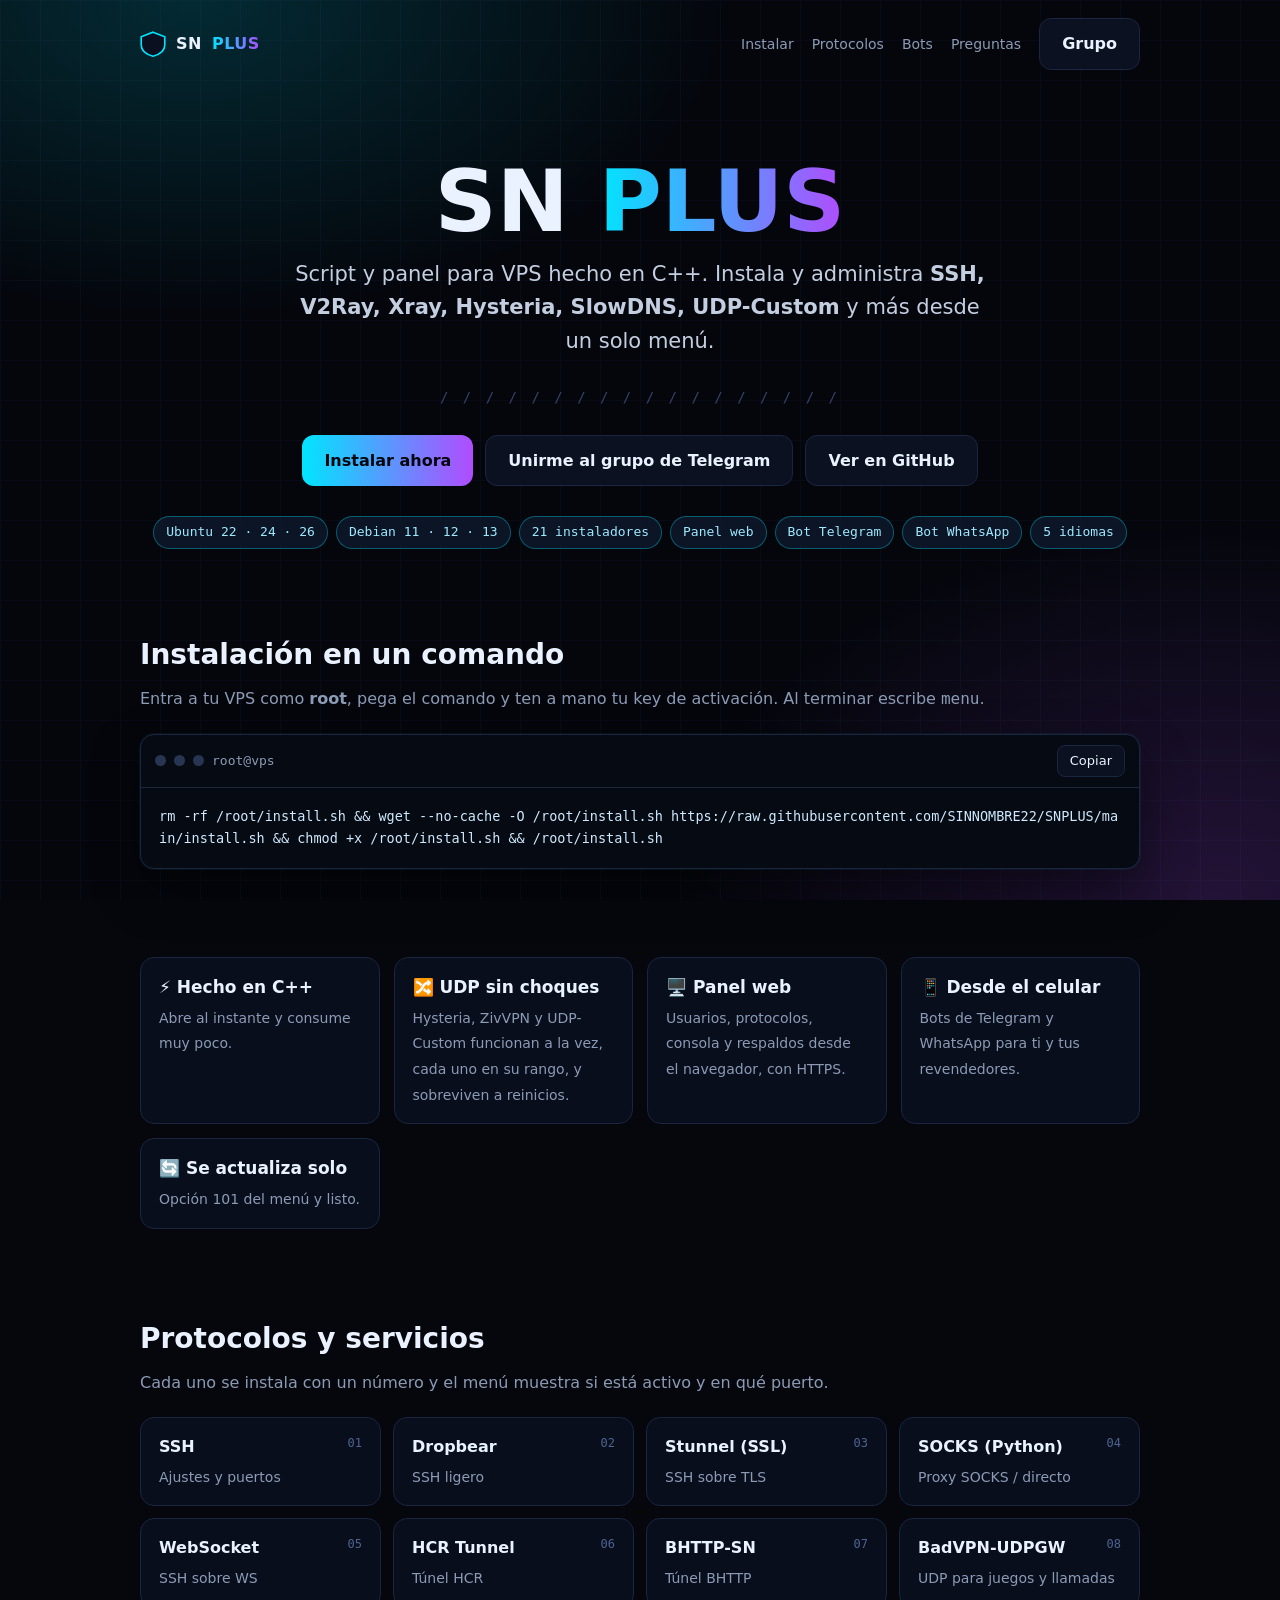
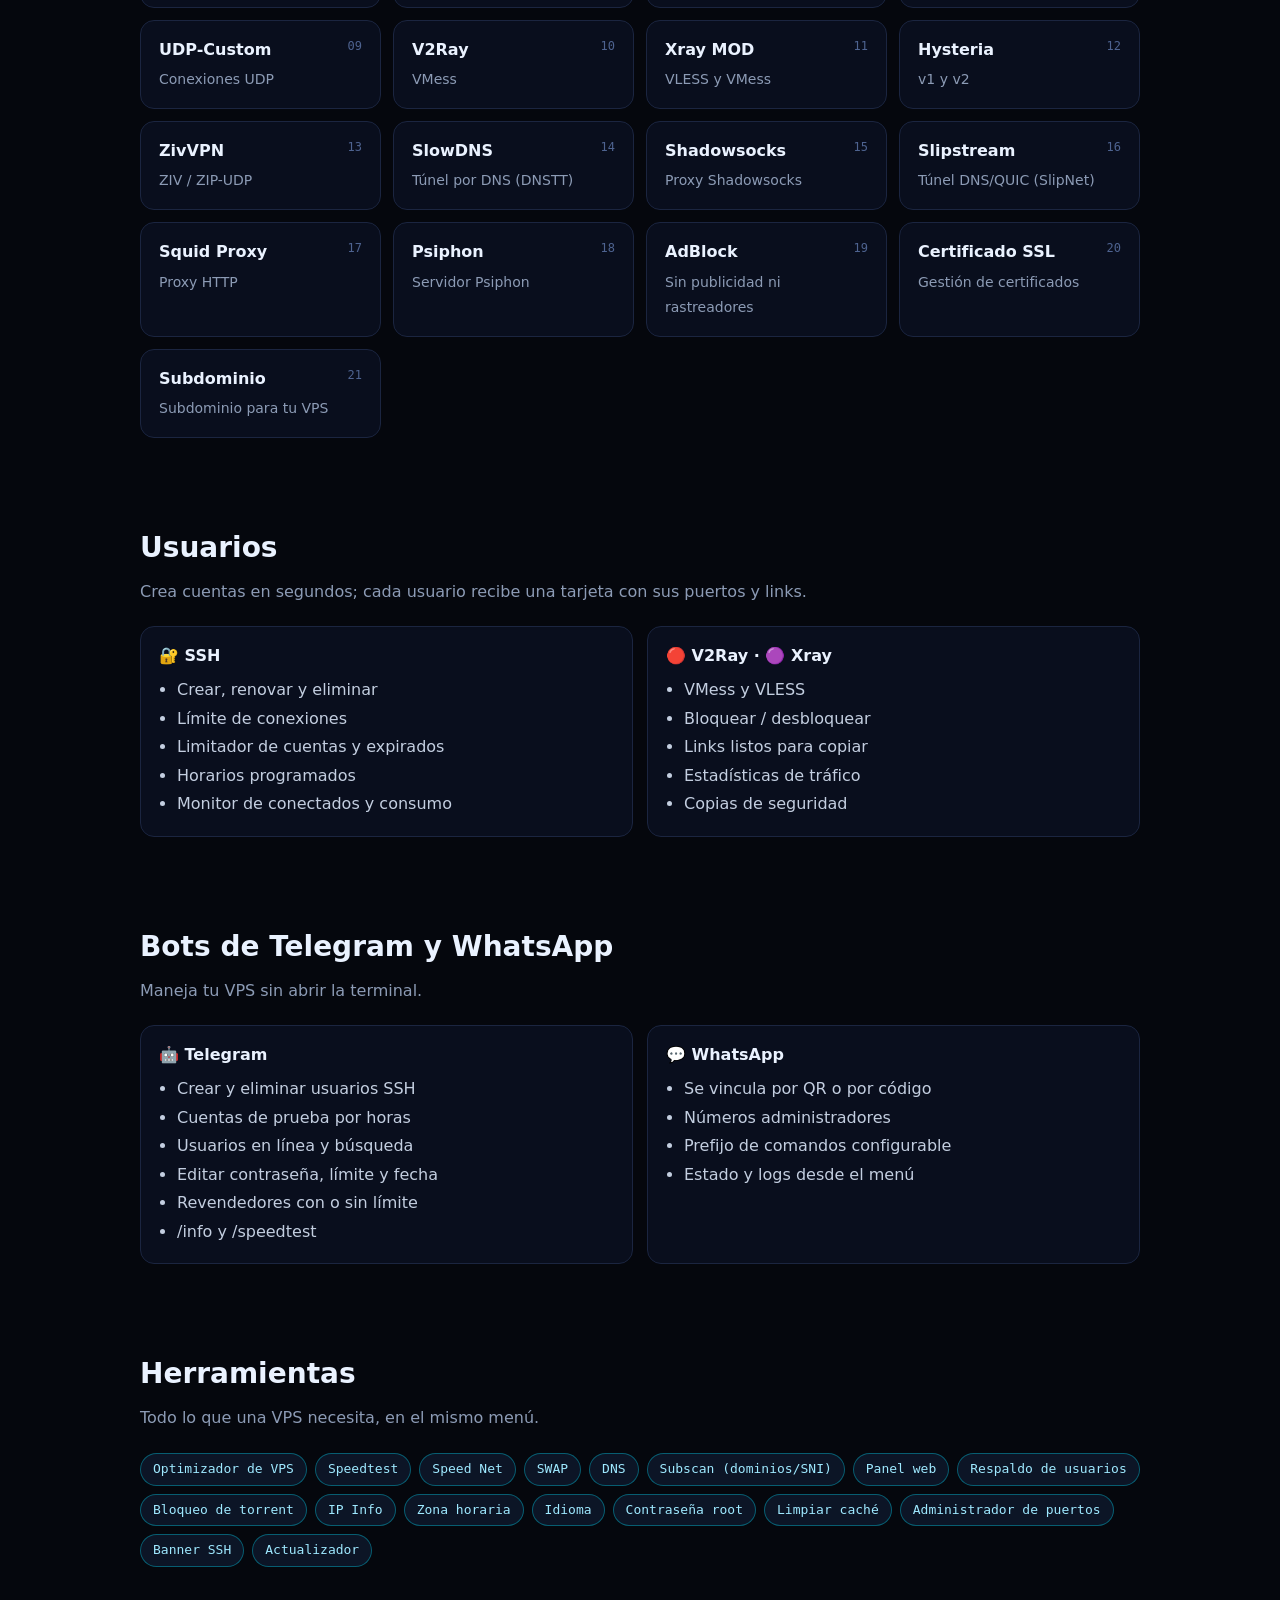
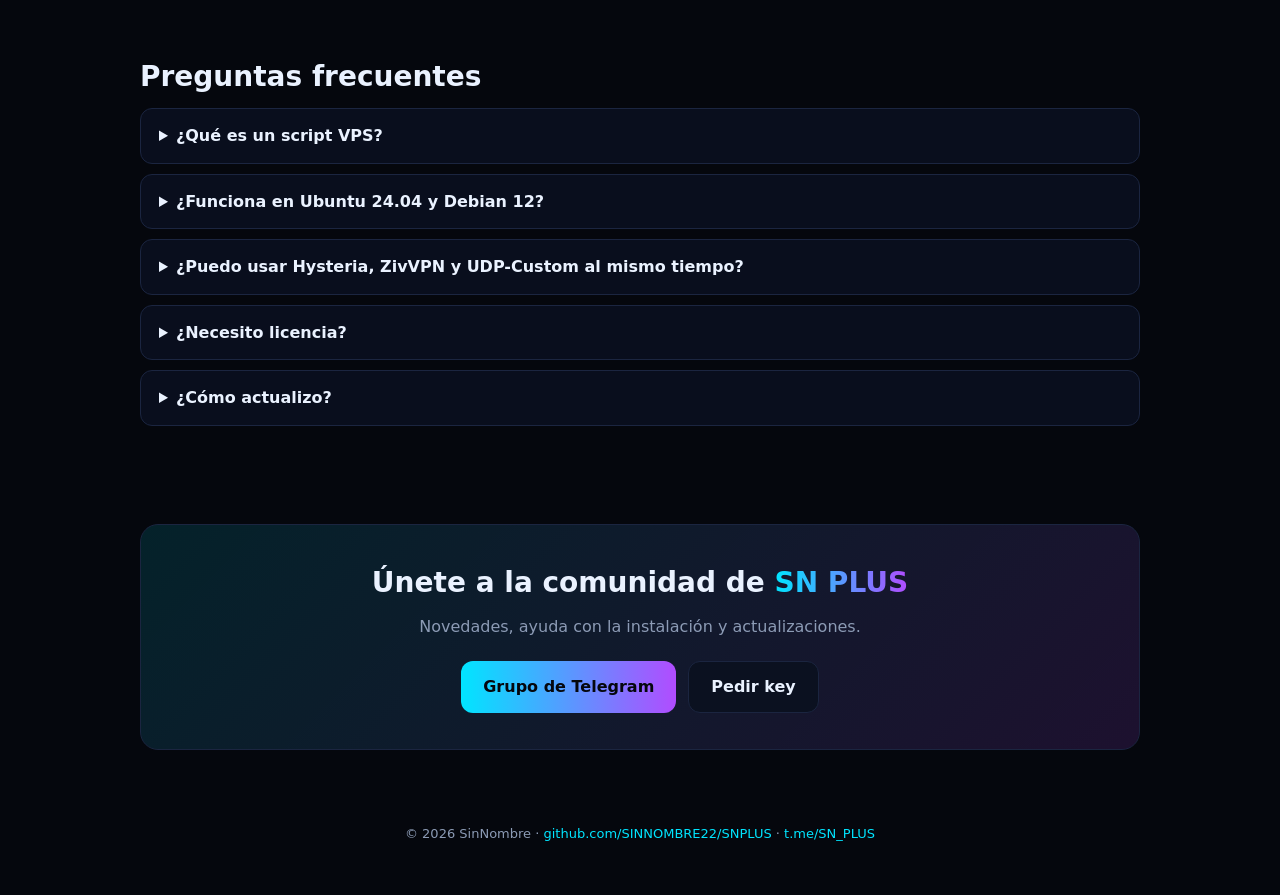
<file: index.html>
<!doctype html>
<html lang="es">
<head>
<meta charset="utf-8">
<meta name="viewport" content="width=device-width, initial-scale=1">
<title>SN PLUS — Script VPS para SSH, V2Ray, Xray, Hysteria, SlowDNS y UDP-Custom</title>
<meta name="description" content="SN PLUS es un script y panel para VPS hecho en C++: instala y administra SSH, V2Ray, Xray, Hysteria, SlowDNS, UDP-Custom, ZivVPN y más desde un solo menú. Bots de Telegram y WhatsApp. Ubuntu y Debian.">
<meta name="keywords" content="script vps, panel vps, script ssh, script vpn, v2ray, xray, hysteria, slowdns, udp custom, zivvpn, badvpn, ubuntu, debian, sn plus">
<link rel="canonical" href="https://wiki.snplus.sinnombre.xyz/">
<meta name="theme-color" content="#05070D">
<meta property="og:type" content="website">
<meta property="og:site_name" content="SN PLUS">
<meta property="og:title" content="SN PLUS — Script y panel para VPS">
<meta property="og:description" content="SSH, V2Ray, Xray, Hysteria, SlowDNS, UDP-Custom y más desde un solo menú. Bots de Telegram y WhatsApp.">
<meta property="og:url" content="https://wiki.snplus.sinnombre.xyz/">
<meta property="og:image" content="https://wiki.snplus.sinnombre.xyz/assets/social-preview.png">
<meta property="og:locale" content="es_MX">
<meta name="twitter:card" content="summary_large_image">
<link rel="icon" href="data:image/svg+xml,%3Csvg xmlns='http://www.w3.org/2000/svg' viewBox='0 0 64 64'%3E%3Cpath d='M32 3 61 14v20c0 15-12 24-29 28C15 58 3 49 3 34V14Z' fill='%230A1020' stroke='%2300E5FF' stroke-width='4'/%3E%3Ctext x='32' y='42' font-family='Arial' font-weight='800' font-size='24' text-anchor='middle' fill='%2300E5FF'%3ESN%3C/text%3E%3C/svg%3E">
<script type="application/ld+json">
{
  "@context": "https://schema.org",
  "@type": "SoftwareApplication",
  "name": "SN PLUS",
  "applicationCategory": "UtilitiesApplication",
  "operatingSystem": "Ubuntu 22.04, 24.04, 26.04; Debian 11, 12, 13",
  "description": "Script y panel para VPS: instala y administra SSH, V2Ray, Xray, Hysteria, SlowDNS, UDP-Custom y más desde un solo menú, con bots de Telegram y WhatsApp.",
  "url": "https://wiki.snplus.sinnombre.xyz/",
  "downloadUrl": "https://github.com/SINNOMBRE22/SNPLUS",
  "inLanguage": ["es", "en", "pt", "ru", "ar"],
  "author": { "@type": "Person", "name": "SinNombre", "url": "https://t.me/SinNombreNET" }
}
</script>
<style>
  :root { --bg:#05070D; --panel:#0B1120; --stroke:#1B2540; --text:#EAF2FF; --muted:#8C9BB5; --c1:#00E5FF; --c2:#B14CFF; }
  * { box-sizing:border-box; }
  html { scroll-behavior:smooth; }
  body { margin:0; background:var(--bg); color:var(--text); font:16px/1.6 "Segoe UI", system-ui, -apple-system, Roboto, Arial, sans-serif;
    background-image:linear-gradient(var(--stroke) 1px, transparent 1px), linear-gradient(90deg, var(--stroke) 1px, transparent 1px);
    background-size:40px 40px; background-attachment:fixed; }
  body::before { content:""; position:fixed; inset:0; pointer-events:none;
    background:radial-gradient(60% 50% at 15% 0%, rgba(0,229,255,.16), transparent 70%), radial-gradient(60% 60% at 95% 100%, rgba(177,76,255,.18), transparent 70%), rgba(5,7,13,.82); }
  main, header, footer { position:relative; max-width:1040px; margin:0 auto; padding:0 20px; }
  a { color:var(--c1); text-decoration:none; }
  .grad { background:linear-gradient(90deg,var(--c1),var(--c2)); -webkit-background-clip:text; background-clip:text; color:transparent; }
  .mono { font-family:"Cascadia Mono", Consolas, "DejaVu Sans Mono", monospace; }
  nav { display:flex; align-items:center; gap:18px; padding:18px 0; }
  nav .brand { font-weight:800; letter-spacing:.5px; color:var(--text); display:flex; align-items:center; gap:10px; }
  nav .sp { flex:1; }
  nav a.l { color:var(--muted); font-size:14px; }
  .hero { text-align:center; padding:70px 0 40px; }
  .hero h1 { font-size:clamp(44px,9vw,86px); line-height:1; margin:0 0 14px; font-weight:800; }
  .hero p.lead { font-size:clamp(17px,2.4vw,21px); color:#C3CEE0; max-width:700px; margin:0 auto 28px; }
  .sep { color:#33456A; letter-spacing:3px; font-size:14px; margin-bottom:26px; white-space:nowrap; overflow:hidden; }
  .btns { display:flex; gap:12px; justify-content:center; flex-wrap:wrap; }
  .btn { display:inline-flex; align-items:center; gap:8px; padding:12px 22px; border-radius:12px; font-weight:700; border:1px solid var(--stroke); color:var(--text); background:var(--panel); }
  .btn.pri { background:linear-gradient(90deg,var(--c1),var(--c2)); color:#05070D; border:0; }
  .chips { display:flex; flex-wrap:wrap; gap:8px; justify-content:center; margin-top:30px; }
  .chip { font-size:13px; padding:5px 12px; border-radius:99px; border:1px solid rgba(0,229,255,.35); color:#9FE9FF; background:rgba(14,26,46,.8); }
  section { padding:44px 0; }
  h2 { font-size:28px; margin:0 0 8px; }
  .sub { color:var(--muted); margin:0 0 22px; }
  .term { background:#060A12; border:1px solid var(--stroke); border-radius:14px; overflow:hidden; box-shadow:0 0 0 1px rgba(0,229,255,.06), 0 20px 50px rgba(0,0,0,.45); }
  .term .bar { display:flex; align-items:center; gap:8px; padding:10px 14px; border-bottom:1px solid var(--stroke); color:var(--muted); font-size:13px; }
  .term .bar i { width:11px; height:11px; border-radius:50%; background:#283552; display:inline-block; }
  .term .bar .sp { flex:1; }
  .term pre { margin:0; padding:18px; overflow:auto; color:#CFE9FF; font-size:13.5px; white-space:pre-wrap; word-break:break-all; }
  .copy { cursor:pointer; border:1px solid var(--stroke); background:var(--panel); color:var(--text); border-radius:8px; padding:5px 12px; font:inherit; font-size:13px; }
  .grid { display:grid; grid-template-columns:repeat(auto-fill,minmax(230px,1fr)); gap:12px; }
  .card { background:rgba(11,17,32,.88); border:1px solid var(--stroke); border-radius:14px; padding:16px 18px; }
  .card b { display:block; margin-bottom:4px; }
  .card span { color:var(--muted); font-size:14px; }
  .card .n { font-size:12px; color:#4E6390; float:right; }
  .two { display:grid; grid-template-columns:repeat(auto-fit,minmax(300px,1fr)); gap:14px; }
  .two ul { margin:8px 0 0; padding-left:18px; color:#C3CEE0; }
  .two li { margin:3px 0; }
  .feat { display:grid; grid-template-columns:repeat(auto-fit,minmax(220px,1fr)); gap:14px; }
  .feat .card b { font-size:17px; }
  details { background:rgba(11,17,32,.88); border:1px solid var(--stroke); border-radius:12px; padding:14px 18px; margin-bottom:10px; }
  summary { cursor:pointer; font-weight:700; }
  details p { color:#C3CEE0; margin:10px 0 0; }
  .cta { text-align:center; background:linear-gradient(135deg, rgba(0,229,255,.12), rgba(177,76,255,.14)); border:1px solid var(--stroke); border-radius:18px; padding:36px 20px; }
  footer { color:var(--muted); font-size:13px; text-align:center; padding:30px 20px 50px; }
  @media (max-width:600px) { nav a.l { display:none; } }
</style>
</head>
<body>
<header>
  <nav>
    <span class="brand"><svg width="26" height="26" viewBox="0 0 64 64" aria-hidden="true"><path d="M32 3 61 14v20c0 15-12 24-29 28C15 58 3 49 3 34V14Z" fill="#0A1020" stroke="#00E5FF" stroke-width="4"/></svg>SN <span class="grad">PLUS</span></span>
    <span class="sp"></span>
    <a class="l" href="#instalar">Instalar</a>
    <a class="l" href="#protocolos">Protocolos</a>
    <a class="l" href="#bots">Bots</a>
    <a class="l" href="#faq">Preguntas</a>
    <a class="btn" href="https://t.me/SN_PLUS">Grupo</a>
  </nav>
</header>

<main>
  <section class="hero">
    <h1>SN <span class="grad">PLUS</span></h1>
    <p class="lead">Script y panel para VPS hecho en C++. Instala y administra <b>SSH, V2Ray, Xray, Hysteria, SlowDNS, UDP-Custom</b> y más desde un solo menú.</p>
    <div class="sep mono">/ / / / / / / / / / / / / / / / / /</div>
    <div class="btns">
      <a class="btn pri" href="#instalar">Instalar ahora</a>
      <a class="btn" href="https://t.me/SN_PLUS">Unirme al grupo de Telegram</a>
      <a class="btn" href="https://github.com/SINNOMBRE22/SNPLUS">Ver en GitHub</a>
    </div>
    <div class="chips mono">
      <span class="chip">Ubuntu 22 · 24 · 26</span><span class="chip">Debian 11 · 12 · 13</span>
      <span class="chip">21 instaladores</span><span class="chip">Panel web</span><span class="chip">Bot Telegram</span><span class="chip">Bot WhatsApp</span><span class="chip">5 idiomas</span>
    </div>
  </section>

  <section id="instalar">
    <h2>Instalación en un comando</h2>
    <p class="sub">Entra a tu VPS como <b>root</b>, pega el comando y ten a mano tu key de activación. Al terminar escribe <span class="mono">menu</span>.</p>
    <div class="term">
      <div class="bar"><i></i><i></i><i></i><span class="sp mono">root@vps</span><button class="copy" id="copy">Copiar</button></div>
      <pre class="mono" id="cmd">rm -rf /root/install.sh && wget --no-cache -O /root/install.sh https://raw.githubusercontent.com/SINNOMBRE22/SNPLUS/main/install.sh && chmod +x /root/install.sh && /root/install.sh</pre>
    </div>
  </section>

  <section>
    <div class="feat">
      <div class="card"><b>⚡ Hecho en C++</b><span>Abre al instante y consume muy poco.</span></div>
      <div class="card"><b>🔀 UDP sin choques</b><span>Hysteria, ZivVPN y UDP-Custom funcionan a la vez, cada uno en su rango, y sobreviven a reinicios.</span></div>
      <div class="card"><b>🖥️ Panel web</b><span>Usuarios, protocolos, consola y respaldos desde el navegador, con HTTPS.</span></div>
      <div class="card"><b>📱 Desde el celular</b><span>Bots de Telegram y WhatsApp para ti y tus revendedores.</span></div>
      <div class="card"><b>🔄 Se actualiza solo</b><span>Opción 101 del menú y listo.</span></div>
    </div>
  </section>

  <section id="protocolos">
    <h2>Protocolos y servicios</h2>
    <p class="sub">Cada uno se instala con un número y el menú muestra si está activo y en qué puerto.</p>
    <div class="grid">
      <div class="card"><span class="n mono">01</span><b>SSH</b><span>Ajustes y puertos</span></div>
      <div class="card"><span class="n mono">02</span><b>Dropbear</b><span>SSH ligero</span></div>
      <div class="card"><span class="n mono">03</span><b>Stunnel (SSL)</b><span>SSH sobre TLS</span></div>
      <div class="card"><span class="n mono">04</span><b>SOCKS (Python)</b><span>Proxy SOCKS / directo</span></div>
      <div class="card"><span class="n mono">05</span><b>WebSocket</b><span>SSH sobre WS</span></div>
      <div class="card"><span class="n mono">06</span><b>HCR Tunnel</b><span>Túnel HCR</span></div>
      <div class="card"><span class="n mono">07</span><b>BHTTP-SN</b><span>Túnel BHTTP</span></div>
      <div class="card"><span class="n mono">08</span><b>BadVPN-UDPGW</b><span>UDP para juegos y llamadas</span></div>
      <div class="card"><span class="n mono">09</span><b>UDP-Custom</b><span>Conexiones UDP</span></div>
      <div class="card"><span class="n mono">10</span><b>V2Ray</b><span>VMess</span></div>
      <div class="card"><span class="n mono">11</span><b>Xray MOD</b><span>VLESS y VMess</span></div>
      <div class="card"><span class="n mono">12</span><b>Hysteria</b><span>v1 y v2</span></div>
      <div class="card"><span class="n mono">13</span><b>ZivVPN</b><span>ZIV / ZIP-UDP</span></div>
      <div class="card"><span class="n mono">14</span><b>SlowDNS</b><span>Túnel por DNS (DNSTT)</span></div>
      <div class="card"><span class="n mono">15</span><b>Shadowsocks</b><span>Proxy Shadowsocks</span></div>
      <div class="card"><span class="n mono">16</span><b>Slipstream</b><span>Túnel DNS/QUIC (SlipNet)</span></div>
      <div class="card"><span class="n mono">17</span><b>Squid Proxy</b><span>Proxy HTTP</span></div>
      <div class="card"><span class="n mono">18</span><b>Psiphon</b><span>Servidor Psiphon</span></div>
      <div class="card"><span class="n mono">19</span><b>AdBlock</b><span>Sin publicidad ni rastreadores</span></div>
      <div class="card"><span class="n mono">20</span><b>Certificado SSL</b><span>Gestión de certificados</span></div>
      <div class="card"><span class="n mono">21</span><b>Subdominio</b><span>Subdominio para tu VPS</span></div>
    </div>
  </section>

  <section>
    <h2>Usuarios</h2>
    <p class="sub">Crea cuentas en segundos; cada usuario recibe una tarjeta con sus puertos y links.</p>
    <div class="two">
      <div class="card"><b>🔐 SSH</b><ul><li>Crear, renovar y eliminar</li><li>Límite de conexiones</li><li>Limitador de cuentas y expirados</li><li>Horarios programados</li><li>Monitor de conectados y consumo</li></ul></div>
      <div class="card"><b>🔴 V2Ray · 🟣 Xray</b><ul><li>VMess y VLESS</li><li>Bloquear / desbloquear</li><li>Links listos para copiar</li><li>Estadísticas de tráfico</li><li>Copias de seguridad</li></ul></div>
    </div>
  </section>

  <section id="bots">
    <h2>Bots de Telegram y WhatsApp</h2>
    <p class="sub">Maneja tu VPS sin abrir la terminal.</p>
    <div class="two">
      <div class="card"><b>🤖 Telegram</b><ul><li>Crear y eliminar usuarios SSH</li><li>Cuentas de prueba por horas</li><li>Usuarios en línea y búsqueda</li><li>Editar contraseña, límite y fecha</li><li>Revendedores con o sin límite</li><li>/info y /speedtest</li></ul></div>
      <div class="card"><b>💬 WhatsApp</b><ul><li>Se vincula por QR o por código</li><li>Números administradores</li><li>Prefijo de comandos configurable</li><li>Estado y logs desde el menú</li></ul></div>
    </div>
  </section>

  <section>
    <h2>Herramientas</h2>
    <p class="sub">Todo lo que una VPS necesita, en el mismo menú.</p>
    <div class="chips mono" style="justify-content:flex-start;margin:0">
      <span class="chip">Optimizador de VPS</span><span class="chip">Speedtest</span><span class="chip">Speed Net</span><span class="chip">SWAP</span><span class="chip">DNS</span>
      <span class="chip">Subscan (dominios/SNI)</span><span class="chip">Panel web</span><span class="chip">Respaldo de usuarios</span><span class="chip">Bloqueo de torrent</span><span class="chip">IP Info</span>
      <span class="chip">Zona horaria</span><span class="chip">Idioma</span><span class="chip">Contraseña root</span><span class="chip">Limpiar caché</span><span class="chip">Administrador de puertos</span>
      <span class="chip">Banner SSH</span><span class="chip">Actualizador</span>
    </div>
  </section>

  <section id="faq">
    <h2>Preguntas frecuentes</h2>
    <details><summary>¿Qué es un script VPS?</summary><p>Es un programa que se instala en tu servidor y te deja configurar protocolos (SSH, V2Ray, Hysteria, SlowDNS…) y crear usuarios sin escribir comandos de Linux a mano. SN PLUS lo hace desde un menú con números.</p></details>
    <details><summary>¿Funciona en Ubuntu 24.04 y Debian 12?</summary><p>Sí. Ubuntu 22.04, 24.04 y 26.04, y Debian 11, 12 y 13, en VPS x86_64.</p></details>
    <details><summary>¿Puedo usar Hysteria, ZivVPN y UDP-Custom al mismo tiempo?</summary><p>Sí. Hysteria usa 20000-39999, ZivVPN 6000-19999 y UDP-Custom el resto; las reglas se mantienen al reiniciar.</p></details>
    <details><summary>¿Necesito licencia?</summary><p>Sí, se activa con una key durante la instalación. Pídela por Telegram a <a href="https://t.me/SinNombreNET">@SinNombreNET</a>.</p></details>
    <details><summary>¿Cómo actualizo?</summary><p>Escribe <span class="mono">menu</span> y elige la opción 101 · Actualizar script.</p></details>
  </section>

  <section>
    <div class="cta">
      <h2>Únete a la comunidad de <span class="grad">SN PLUS</span></h2>
      <p class="sub">Novedades, ayuda con la instalación y actualizaciones.</p>
      <div class="btns">
        <a class="btn pri" href="https://t.me/SN_PLUS">Grupo de Telegram</a>
        <a class="btn" href="https://t.me/SinNombreNET">Pedir key</a>
      </div>
    </div>
  </section>
</main>

<footer>© 2026 SinNombre · <a href="https://github.com/SINNOMBRE22/SNPLUS">github.com/SINNOMBRE22/SNPLUS</a> · <a href="https://t.me/SN_PLUS">t.me/SN_PLUS</a></footer>

<script>
  document.getElementById('copy').addEventListener('click', function () {
    var b = this, t = document.getElementById('cmd').textContent;
    var done = function () { b.textContent = '¡Copiado!'; setTimeout(function () { b.textContent = 'Copiar'; }, 1600); };
    if (navigator.clipboard) navigator.clipboard.writeText(t).then(done, function () {});
  });
</script>
</body>
</html>
</file>
